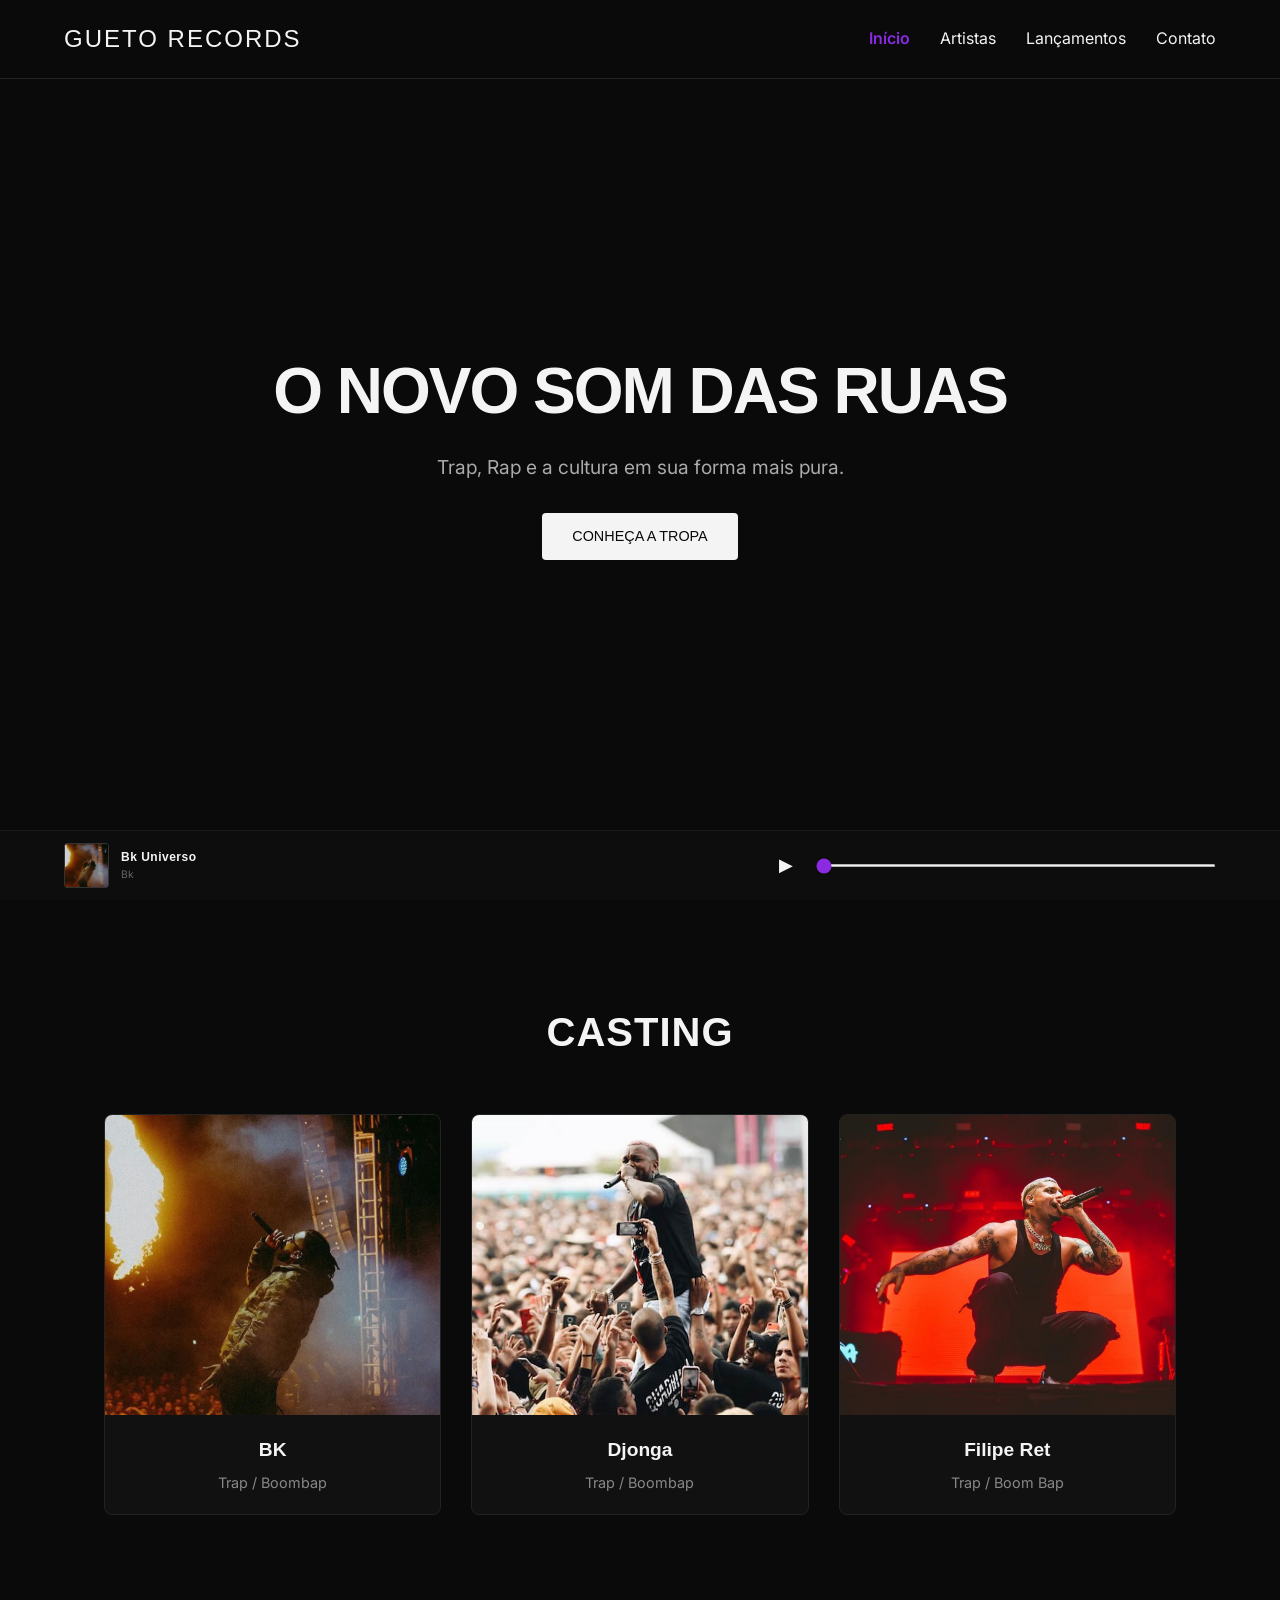
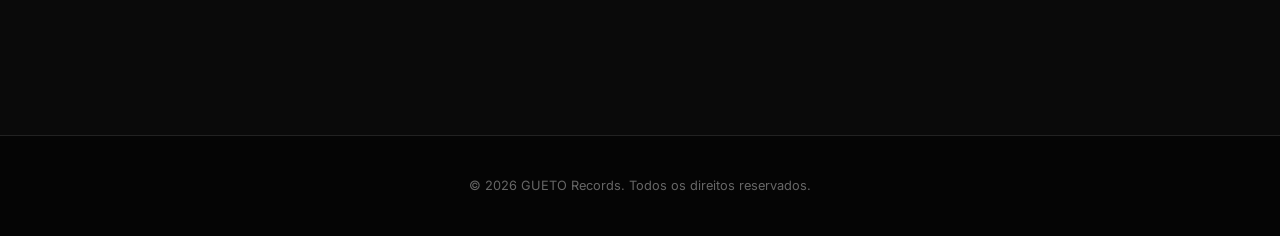
<file: index.html>
<!DOCTYPE html>
<html lang="pt-BR">
<head>
    <meta charset="UTF-8">
    <meta name="viewport" content="width=device-width, initial-scale=1.0">
    <title>GUETO Records</title>
    <link rel="stylesheet" href="style.css">
    <link rel="preconnect" href="https://fonts.googleapis.com">
    <link rel="preconnect" href="https://fonts.gstatic.com" crossorigin>
    <link href="https://fonts.googleapis.com/css2?family=Inter:wght@400;600&family=Syncopate:wght@700&display=swap" rel="stylesheet">
</head>
<body>

    <header>
        <nav class="navbar">
            <div class="logo">GUETO RECORDS</div>
            <ul class="nav-links">
                <li><a href="index.html" class="active">Início</a></li>
                <li><a href="artistas.html">Artistas</a></li>
                <li><a href="lancamentos.html">Lançamentos</a></li>
                <li><a href="contato.html">Contato</a></li>
            </ul>
        </nav>
    </header>

    <main>
        <section class="hero">
            <div class="hero-content">
                <h1>O NOVO SOM DAS RUAS</h1>
                <p>Trap, Rap e a cultura em sua forma mais pura.</p>
                <a href="#artistas" class="btn">Conheça a Tropa</a>
            </div>
        </section>

        <section id="artistas" class="section-container">
            <h2 class="section-title">CASTING</h2>
            <div class="grid">
                <div class="card">
                    <img src="Imagens/Show Bk.webp" alt="Artista 1">
                    <div class="card-info">
                        <h3>BK</h3>
                        <p>Trap / Boombap</p>
                    </div>
                </div>
                <div class="card">
                    <img src="Imagens/djonga show.jpeg" alt="Artista 2">
                    <div class="card-info">
                        <h3>Djonga</h3>
                        <p>Trap / Boombap </p>
                    </div>
                </div>
                <div class="card">
                    <img src="Imagens/filipe ret show.jpg" alt="Artista 3">
                    <div class="card-info">
                        <h3>Filipe Ret</h3>
                        <p>Trap / Boom Bap</p>
                    </div>
                </div>
            </div>
        </section>
    </main>

    <footer>
        <p>&copy; 2026 GUETO Records. Todos os direitos reservados.</p>
    </footer>

    <div class="custom-player">
        <div class="player-track-info"><img src="Imagens/Show Bk.webp" alt="Capa do Single" width="100" height="85">
            
            <div class="track-details">
                <h4 id="track-name">Bk Universo </h4>
                <p id="track-artist">Bk</p>
            </div>
        </div>
        <div class="player-controls">
            <audio id="audio-track" src="Musicas/BK - Universo.mp3"></audio>

            <button id="play-btn" class="play-btn">▶</button>
            <input type="range" id="progress-bar" value="0" max="100">
        </div>
    </div>
    <script src="teste.js"></script>
</body>
</html>
</file>
<file: style.css>
/* --- Reset e Variáveis --- */
* {
    margin: 0;
    padding: 0;
    box-sizing: border-box;
}

:root {
    --bg-color: #0a0a0a;
    --text-color: #f4f4f4;
    --accent-color: #8a2be2; /* Um roxo neon bem sutil para dar o tom do Trap */
    --font-main: 'Inter', sans-serif;
    --font-title: 'Syncopate', sans-serif;
}

body {
    background-color: var(--bg-color);
    color: var(--text-color);
    font-family: var(--font-main);
    line-height: 1.6;
}

a {
    text-decoration: none;
    color: var(--text-color);
    transition: color 0.3s ease;
}

a:hover {
    color: var(--accent-color);
}

/* --- Navegação --- */
.navbar {
    display: flex;
    justify-content: space-between;
    align-items: center;
    padding: 20px 5%;
    background-color: rgba(10, 10, 10, 0.9);
    position: fixed;
    width: 100%;
    top: 0;
    z-index: 1000;
    border-bottom: 1px solid #222;
}

.logo {
    font-family: var(--font-title);
    font-size: 1.5rem;
    letter-spacing: 2px;
}

.nav-links {
    list-style: none;
    display: flex;
    gap: 30px;
}

.nav-links .active {
    color: var(--accent-color);
    font-weight: 600;
}

/* --- Hero Section (Capa) --- */
.hero {
    height: 100vh;
    display: flex;
    align-items: center;
    justify-content: center;
    text-align: center;
    background: linear-gradient(to bottom, rgba(10,10,10,0.3), var(--bg-color)), url('https://picsum.photos/id/1078/1920/1080?grayscale') center/cover;
    padding: 0 20px;
}

.hero h1 {
    font-family: var(--font-title);
    font-size: 4rem;
    margin-bottom: 10px;
    letter-spacing: -2px;
}

.hero p {
    font-size: 1.2rem;
    color: #aaa;
    margin-bottom: 30px;
}

.btn {
    display: inline-block;
    padding: 12px 30px;
    background-color: var(--text-color);
    color: var(--bg-color);
    font-family: var(--font-title);
    font-size: 0.9rem;
    border-radius: 4px;
    text-transform: uppercase;
    transition: all 0.3s ease;
}

.btn:hover {
    background-color: var(--accent-color);
    color: var(--text-color);
}

/* --- Seções e Grids (Artistas) --- */
.section-container {
    padding: 100px 5%;
    max-width: 1200px;
    margin: 0 auto;
}

.section-title {
    font-family: var(--font-title);
    font-size: 2.5rem;
    margin-bottom: 50px;
    text-align: center;
    letter-spacing: 1px;
}

.grid {
    display: grid;
    grid-template-columns: repeat(auto-fit, minmax(300px, 1fr));
    gap: 30px;
}

.card {
    background-color: #111;
    border-radius: 8px;
    overflow: hidden;
    transition: transform 0.3s ease;
    border: 1px solid #222;
}

.card:hover {
    transform: translateY(-10px);
    border-color: var(--accent-color);
}

.card img {
    width: 100%;
    height: 300px;
    object-fit: cover;
    display: block;
}

.card-info {
    padding: 20px;
    text-align: center;
}

.card-info h3 {
    font-family: var(--font-title);
    font-size: 1.2rem;
    margin-bottom: 5px;
}

.card-info p {
    color: #888;
    font-size: 0.9rem;
}

/* --- Footer --- */
footer {
    text-align: center;
    padding: 40px 20px;
    background-color: #050505;
    border-top: 1px solid #222;
    color: #666;
    font-size: 0.8rem;
}

/* --- Player de Música Fixo --- */
.custom-player {
    position: fixed;
    bottom: 0;
    left: 0;
    width: 100%;
    background-color: #0f0f0f;
    border-top: 1px solid #222;
    display: flex;
    justify-content: space-between;
    align-items: center;
    padding: 15px 5%;
    z-index: 2000;
}

.player-track-info {
    display: flex;
    align-items: center;
    gap: 15px;
    width: 30%;
}

.player-track-info img {
    border-radius: 4px;
    border: 1px solid #333;
}

.track-details h4 {
    font-family: var(--font-title);
    font-size: 0.9rem;
    margin-bottom: 2px;
}

.track-details p {
    font-size: 0.8rem;
    color: #888;
}

.player-controls {
    display: flex;
    align-items: center;
    gap: 20px;
    width: 50%;
    justify-content: flex-end;
}

.play-btn {
    background: none;
    border: none;
    color: var(--text-color);
    font-size: 1.5rem;
    cursor: pointer;
    transition: color 0.3s ease;
}

.play-btn:hover {
    color: var(--accent-color);
}

/* Estilizando a barra de progresso */
#progress-bar {
    width: 100%;
    max-width: 400px;
    accent-color: var(--accent-color); /* Deixa a barra na cor roxa neon da marca */
    cursor: pointer;
}

/* Ajuste para páginas internas não começarem debaixo da navbar */
main {
    min-height: calc(100vh - 150px); /* Garante que o rodapé não suba demais */
    padding-bottom: 120px; /* Espaço para o player não cobrir o conteúdo */
}

.social-icons {
    margin-top: 10px;
    color: var(--accent-color);
    letter-spacing: 1px;
    text-transform: uppercase;
    font-weight: bold;
}

/* Estilo para as capas de lançamentos */
.img-container {
    position: relative;
    overflow: hidden;
}

.play-release {
    position: absolute;
    top: 50%;
    left: 50%;
    transform: translate(-50%, -50%);
    background-color: var(--accent-color);
    color: white;
    border: none;
    padding: 10px 20px;
    font-family: var(--font-title);
    font-size: 0.7rem;
    cursor: pointer;
    opacity: 0; /* Invisível por padrão */
    transition: opacity 0.3s ease;
    border-radius: 2px;
}

.release-card:hover .play-release {
    opacity: 1; /* Aparece no hover */
}

.release-card:hover img {
    filter: brightness(0.4) grayscale(1);
    transform: scale(1.05);
}

.release-card img {
    transition: all 0.5s ease;
}

/* ============================================================
   PLAYER DE MÚSICA - VERSÃO COMPACTA
   ============================================================ */

   /* --- Player de Música Fixo (Versão Compacta) --- */
.custom-player {
    position: fixed;
    bottom: 0;
    left: 0;
    width: 100%;
    background-color: #0d0d0d; /* Um tom levemente mais escuro */
    border-top: 1px solid #1a1a1a;
    display: flex;
    justify-content: space-between;
    align-items: center;
    padding: 8px 5%; /* Padding vertical reduzido de 15px para 8px */
    z-index: 2000;
    height: 70px; /* Altura fixa menor para não ocupar muito espaço na tela */
}

.player-track-info {
    display: flex;
    align-items: center;
    gap: 12px;
    width: 30%;
}

/* Diminuindo a capa do álbum de 60px para 45px */
.player-track-info img {
    width: 45px;
    height: 45px;
    border-radius: 3px;
    object-fit: cover;
}

.track-details h4 {
    font-family: var(--font-title);
    font-size: 0.75rem; /* Fonte menor */
    margin-bottom: 0px;
    letter-spacing: 0.5px;
}

.track-details p {
    font-size: 0.65rem; /* Fonte menor */
    color: #666;
}

.player-controls {
    display: flex;
    align-items: center;
    gap: 15px;
    width: 60%; /* Dando mais espaço para a barra de progresso */
}

/* Diminuindo o botão de Play */
.play-btn {
    background: none;
    border: none;
    color: var(--text-color);
    font-size: 1.1rem; /* De 1.5rem para 1.1rem */
    cursor: pointer;
    min-width: 30px;
}

/* Deixando a barra de progresso mais fina */
#progress-bar {
    width: 100%;
    height: 3px; /* Barra bem fininha e discreta */
    accent-color: var(--accent-color);
    cursor: pointer;
    background: #333;
}


/* Configurações gerais para telas menores */
* {
    box-sizing: border-box;
}

img {
    max-width: 100%;
    height: auto;
}

body {
    margin: 0;
    overflow-x: hidden;
}

/* Adaptação para celulares */
@media screen and (max-width: 768px) {

    /* Faz o conteúdo ocupar a largura disponível */
    .container {
        width: 100%;
        max-width: 100%;
        padding: 15px;
    }

    /* Ajusta os títulos */
    h1 {
        font-size: 28px;
    }

    h2 {
        font-size: 22px;
    }

    /* Organiza os elementos em coluna */
    .content {
        flex-direction: column;
    }

    /* Faz os cards ocuparem a largura disponível */
    .card {
        width: 100%;
        margin-bottom: 15px;
    }

    /* Ajusta o menu */
    nav ul {
        flex-wrap: wrap;
        gap: 10px;
    }
}
</file>
